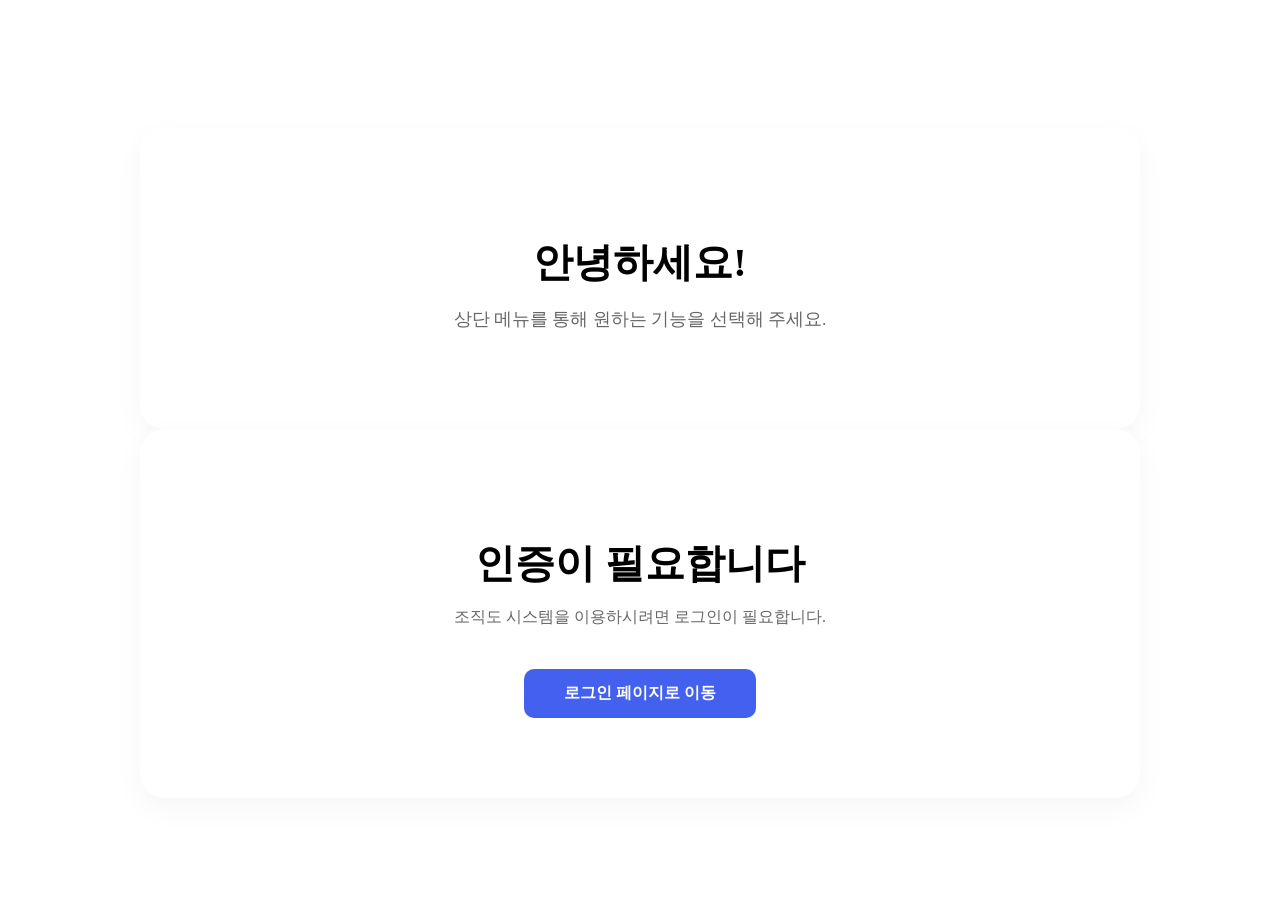
<file: departments/src/main/resources/templates/index.html>
<!DOCTYPE html>
<html xmlns:th="http://www.thymeleaf.org">
<head>
    <th:block th:replace="~{common/fragments :: headerFragment}"></th:block>
    <title>사내 조직도 시스템</title>
    <style>
        /* index 페이지 전용 본문 간격 설정 */
        .main-content {
            padding-top: 120px; /* Navbar 높이 70px + 여백 */
            max-width: 1000px;
            margin: 0 auto;
            padding-left: 20px;
            padding-right: 20px;
            text-align: center;
        }

        .welcome-card, .login-needed {
            background: white;
            padding: 80px 40px;
            border-radius: 24px;
            box-shadow: 0 10px 30px rgba(0,0,0,0.04);
        }

        .login-prompt-btn {
            display: inline-block;
            margin-top: 25px;
            padding: 14px 40px;
            background-color: #4361ee;
            color: white;
            text-decoration: none;
            border-radius: 10px;
            font-weight: 600;
        }
    </style>
</head>
<body>

<nav th:replace="~{common/fragments :: navFragment}"></nav>

<div class="main-content">
    <div th:if="${session.loginUser != null}" class="welcome-card">
        <h1 style="font-size: 2.5rem; font-weight: 800; margin-bottom: 15px;">안녕하세요!</h1>
        <p style="color:#666; font-size: 1.1rem;">상단 메뉴를 통해 원하는 기능을 선택해 주세요.</p>
    </div>

    <div th:if="${session.loginUser == null}" class="login-needed">
        <i class="fa-solid fa-lock" style="font-size: 3rem; color: #eee; margin-bottom: 20px;"></i>
        <h1 style="font-size: 2.5rem; font-weight: 800; margin-bottom: 15px;">인증이 필요합니다</h1>
        <p style="color:#666;">조직도 시스템을 이용하시려면 로그인이 필요합니다.</p>
        <a th:href="@{/login}" class="login-prompt-btn">로그인 페이지로 이동</a>
    </div>
</div>

<script th:inline="javascript">
    var message = [[${msg}]];
    if(message) alert(message);
</script>

</body>
</html>
</file>
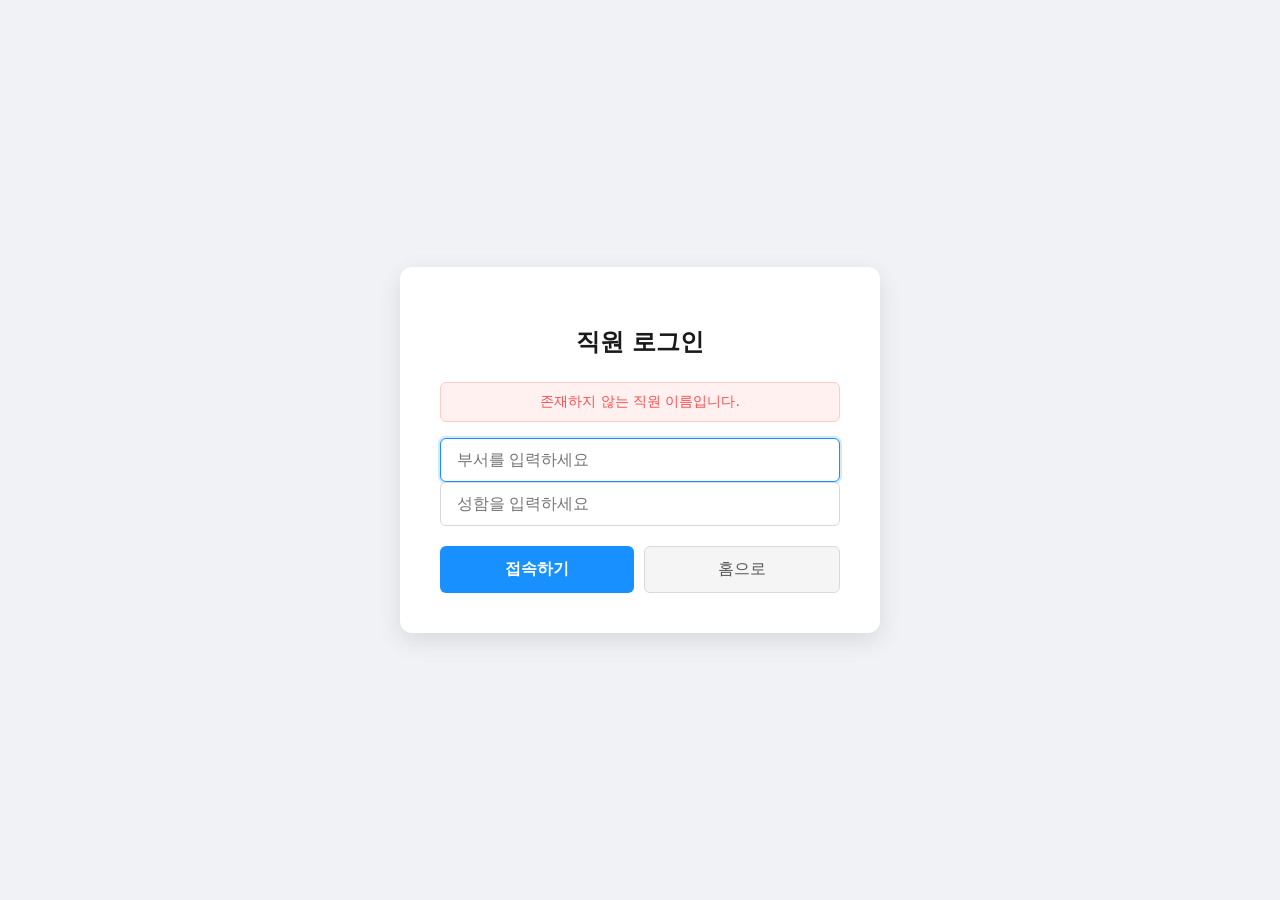
<file: departments/src/main/resources/templates/login.html>
<!DOCTYPE html>
<html xmlns:th="http://www.thymeleaf.org">
<head>
    <meta charset="UTF-8">
    <title>직원 로그인</title>
    <style>
        /* 기본 스타일 초기화 */
        body {
            font-family: 'Pretendard', -apple-system, BlinkMacSystemFont, system-ui, Roboto, sans-serif;
            background-color: #f0f2f5;
            display: flex;
            justify-content: center;
            align-items: center;
            height: 100vh;
            margin: 0;
        }

        .login-container {
            background-color: #ffffff;
            padding: 40px;
            border-radius: 12px;
            box-shadow: 0 8px 24px rgba(0, 0, 0, 0.1);
            width: 100%;
            max-width: 400px;
            text-align: center;
        }

        h2 {
            color: #1a1a1a;
            margin-bottom: 24px;
            font-size: 24px;
        }

        .error-msg {
            background-color: #fff1f0;
            color: #ff4d4f;
            border: 1px solid #ffccc7;
            padding: 10px;
            border-radius: 6px;
            margin-bottom: 16px;
            font-size: 14px;
        }

        .input-group {
            margin-bottom: 20px;
        }

        input[type="text"] {
            width: 100%;
            padding: 12px 16px;
            border: 1px solid #d9d9d9;
            border-radius: 6px;
            box-sizing: border-box; /* 패딩 포함 크기 조절 */
            font-size: 16px;
            transition: border-color 0.3s;
        }

        input[type="text"]:focus {
            border-color: #1890ff;
            outline: none;
            box-shadow: 0 0 0 2px rgba(24, 144, 255, 0.2);
        }

        .btn-group {
            display: flex;
            gap: 10px;
            justify-content: center;
        }

        button, .home-btn {
            flex: 1;
            padding: 12px;
            border-radius: 6px;
            font-size: 16px;
            cursor: pointer;
            border: none;
            text-decoration: none;
            transition: opacity 0.3s;
            display: flex;
            justify-content: center;
            align-items: center;
        }

        .login-btn {
            background-color: #1890ff;
            color: white;
            font-weight: bold;
        }

        .home-btn {
            background-color: #f5f5f5;
            color: #595959;
            border: 1px solid #d9d9d9;
        }

        button:hover, .home-btn:hover {
            opacity: 0.8;
        }
    </style>
</head>
<body>
<div class="login-container">
    <h2>직원 로그인</h2>

    <form th:action="@{/login}" method="post">
        <div class="error-msg" th:if="${param.error}">
            존재하지 않는 직원 이름입니다.
        </div>

        <div class="input-group">
            <input type="text" name="dept"
                   placeholder="부서를 입력하세요" required autofocus>
            <input type="text" name="name"
                   placeholder="성함을 입력하세요" required>
        </div>

        <div class="btn-group">
            <button type="submit" class="login-btn">접속하기</button>
            <a th:href="@{/}" class="home-btn">홈으로</a>
        </div>
    </form>
</div>
</body>
</html>
</file>
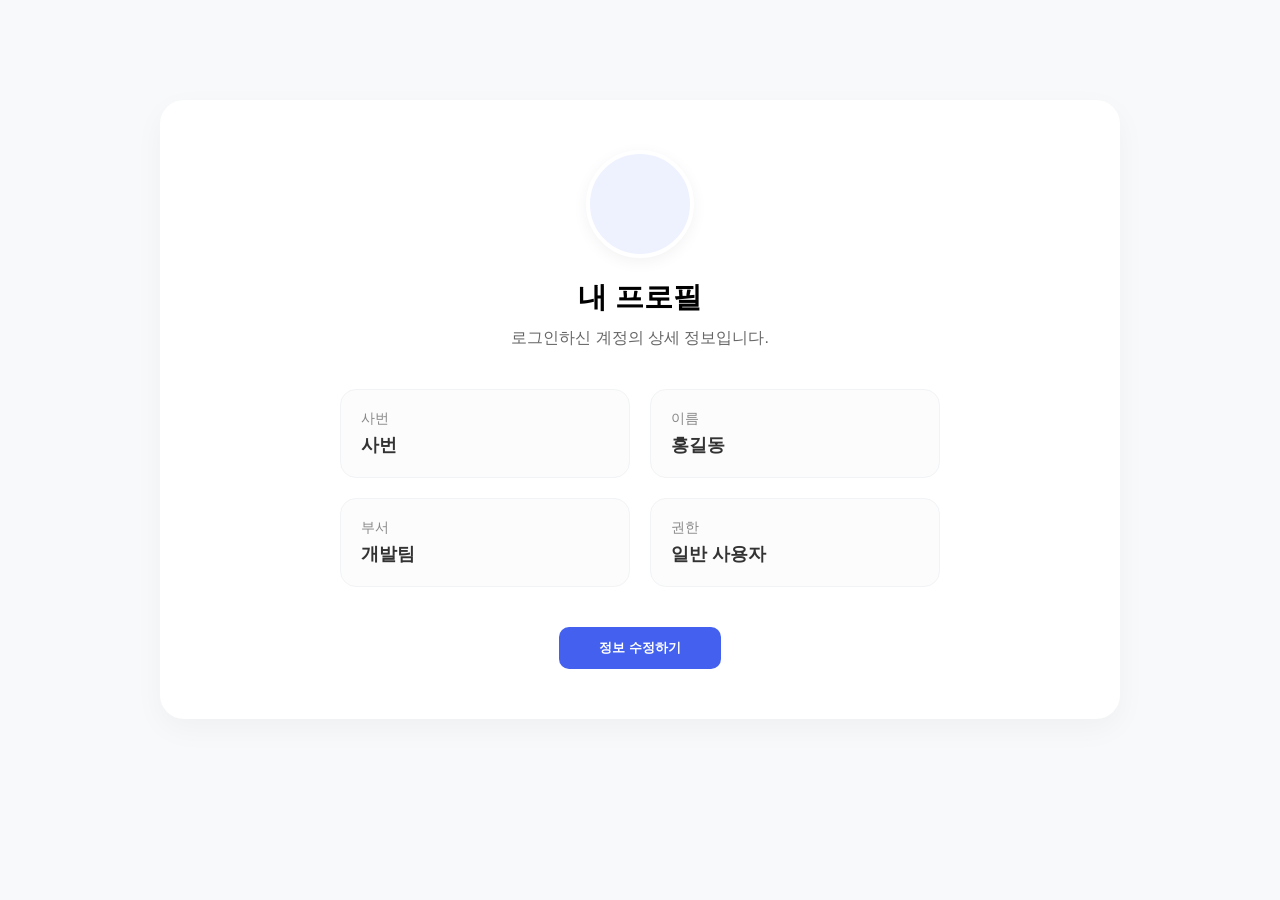
<file: departments/src/main/resources/templates/mypage.html>
<!DOCTYPE html>
<html xmlns:th="http://www.thymeleaf.org">
<head>
    <th:block th:replace="~{common/fragments :: headerFragment}"></th:block>
    <title>마이페이지</title>

    <style>

        /* [1] 전체 레이아웃 초기화 (index.html과 동일) */
        html, body {
            margin: 0 !important;
            padding: 0 !important;
            width: 100% !important;
            overflow-x: hidden;
            background-color: #f8f9fa;
            font-family: 'Pretendard', sans-serif;
        }

        /* [2] Navbar 위치 강제 고정 */
        nav.navbar {
            position: fixed !important;
            top: 0 !important;
            left: 0 !important;
            right: 0 !important;
            width: 100% !important;
            padding: 0 2rem !important;
            box-sizing: border-box !important;
            z-index: 2000 !important;
        }

        /* [3] 본문 컨테이너 (1000px 설정) */
        .container {
            max-width: 1000px !important;
            margin: 100px auto 40px auto !important;
            padding: 0 20px !important;
            box-sizing: border-box !important;
        }

        /* [4] 마이페이지 전용 카드 디자인 */
        .profile-card {
            background: white;
            padding: 50px 40px;
            border-radius: 24px;
            box-shadow: 0 10px 30px rgba(0,0,0,0.04);
            text-align: center;
        }

        .profile-header {
            margin-bottom: 40px;
        }

        .profile-avatar {
            width: 100px;
            height: 100px;
            background-color: #eef2ff;
            color: #4361ee;
            border-radius: 50%;
            display: flex;
            align-items: center;
            justify-content: center;
            font-size: 3rem;
            margin: 0 auto 20px auto;
            border: 4px solid white;
            box-shadow: 0 4px 15px rgba(0,0,0,0.05);
        }

        /* 정보 리스트 스타일 */
        .info-grid {
            display: grid;
            grid-template-columns: repeat(2, 1fr);
            gap: 20px;
            max-width: 600px;
            margin: 0 auto;
            text-align: left;
        }

        .info-item {
            background: #fcfcfd;
            padding: 20px;
            border-radius: 16px;
            border: 1px solid #f1f3f5;
        }

        .info-label {
            font-size: 0.85rem;
            color: #888;
            margin-bottom: 5px;
            display: block;
        }

        .info-value {
            font-size: 1.1rem;
            font-weight: 700;
            color: #333;
        }

        .btn-edit {
            margin-top: 40px;
            padding: 12px 40px;
            background-color: #4361ee;
            color: white;
            border: none;
            border-radius: 10px;
            font-weight: 600;
            cursor: pointer;
            transition: all 0.2s;
        }

        .btn-edit:hover {
            background-color: #374dc7;
            transform: translateY(-2px);
        }
    </style>
</head>
<body>

<nav th:replace="~{common/fragments :: navFragment}"></nav>

<div class="container">
    <div class="profile-card">
        <div class="profile-header">
            <div class="profile-avatar">
                <i class="fa-solid fa-user"></i>
            </div>
            <h2 style="margin: 0; font-size: 1.8rem; font-weight: 800;">내 프로필</h2>
            <p style="color: #666; margin-top: 10px;">로그인하신 계정의 상세 정보입니다.</p>
        </div>

        <div class="info-grid">
            <div class="info-item">
                <span class="info-label">사번</span>
                <span class="info-value" th:text="${session.loginUser.empId}">사번</span>
            </div>
            <div class="info-item">
                <span class="info-label">이름</span>
                <span class="info-value" th:text="${session.loginUser.empName}">홍길동</span>
            </div>
            <div class="info-item">
                <span class="info-label">부서</span>
                <span class="info-value" th:text="${session.loginUser.deptName}">개발팀</span>
            </div>
            <div class="info-item">
                <span class="info-label">권한</span>
                <span class="info-value" th:text="${session.loginUser.roleName}">일반 사용자</span>
            </div>
        </div>

        <button class="btn-edit" onclick="alert('정보 수정 기능은 준비 중입니다.')">
            정보 수정하기
        </button>
    </div>
</div>

</body>
</html>
</file>
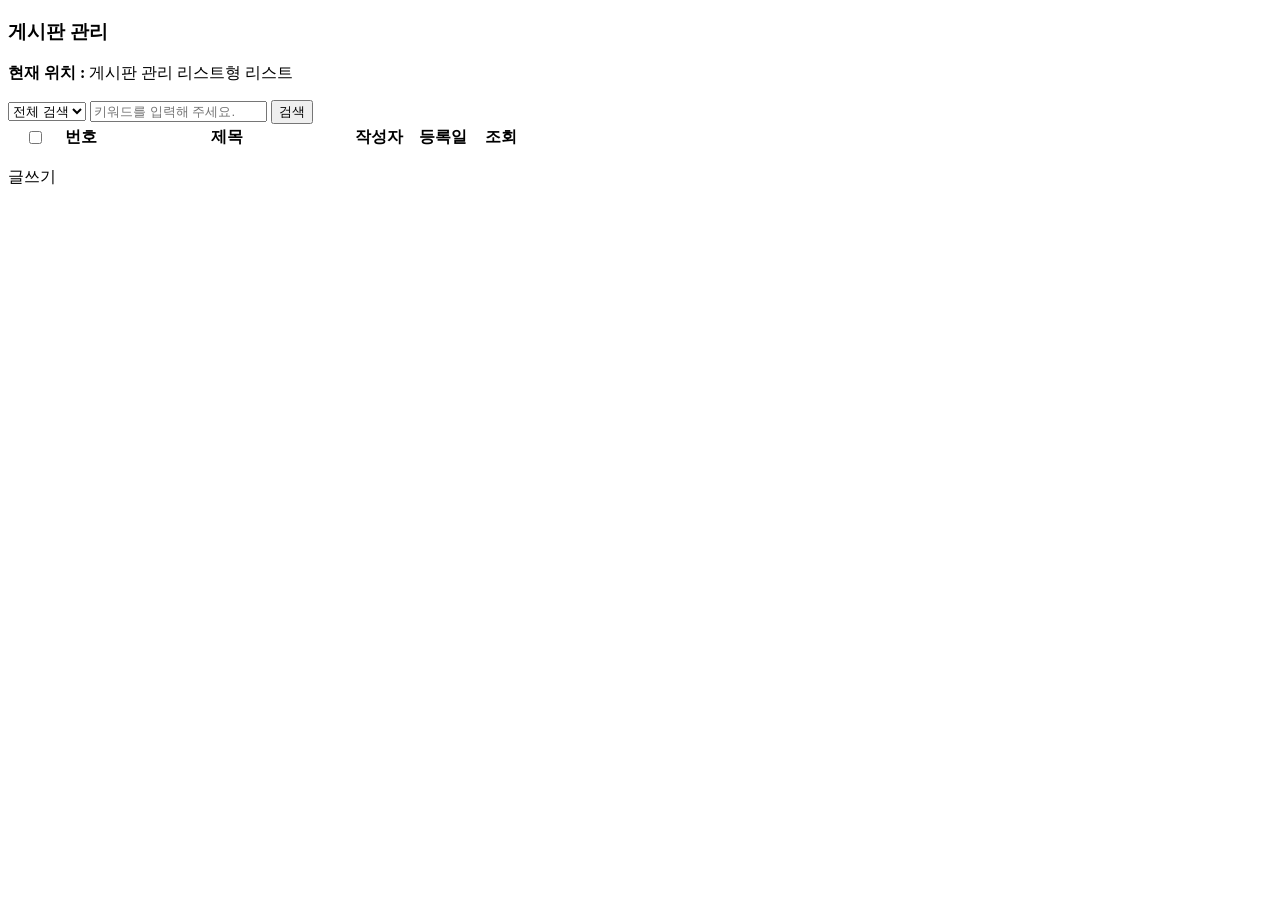
<file: Board/src/main/resources/templates/post/list.html>
<!DOCTYPE html>
<html lang="ko" xmlns:th="http://www.thymeleaf.org" xmlns:layout="http://www.ultraq.net.nz/thymeleaf/layout" layout:decorate="layout/basic">
    <th:block layout:fragment="title">
        <title>리스트 페이지</title>
    </th:block>

    <th:block layout:fragment="content">
        <div class="page_tits">
            <h3>게시판 관리</h3>
            <p class="path"><strong>현재 위치 :</strong> <span>게시판 관리</span> <span>리스트형</span> <span>리스트</span></p>
        </div>

		<head>						
			<script>
			// 페이지 이동
			function movePage(page) {
				
				// 1. 검색 폼
			    const form = document.getElementById('searchForm');

			    // 2. drawPage( )의 각 버튼에 선언된 onclick 이벤트를 통해 전달받는 page(페이지 번호)를 기준으로 객체 생성
			    const queryParams = {
			        page: (page) ? page : 1,
			        recordSize: 10,
			        pageSize: 10,
			        searchType: form.searchType.value,
			        keyword: form.keyword.value
			    }

			    /*
			     * 2. location.pathname : 리스트 페이지의 URI("/post/list.do")를 의미
			     *    new URLSearchParams(queryParams).toString() : queryParams의 모든 프로퍼티(key-value)를 쿼리 스트링으로 변환
			     *    URI + 쿼리 스트링에 해당하는 주소로 이동
			     *    (해당 함수가 리턴해주는 값을 브라우저 콘솔(console)에 찍어보시면 쉽게 이해하실 수 있습니다.)
			     */
			    location.href = location.pathname + '?' + new URLSearchParams(queryParams).toString();
			}
			</script>

			<body>				
			<div class="content">
			    <section>
			        <!--/* 검색 */-->
			        <div class="search_box">
			            <form id="searchForm" onsubmit="return false;" autocomplete="off">
			                <div class="sch_group fl">
								<select id="searchType" name="searchType" title="검색 유형 선택">
									<option value="">전체 검색</option>
			                        <option value="">제목</option>
			                        <option value="">내용</option>
			                    </select>
			                    <input type="text" id="keyword" placeholder="키워드를 입력해 주세요." title="키워드 입력"/>
			                    <button type="button" class="bt_search" onclick="movePage(1);">검색<i class="fas fa-search"></i><span class="skip_info"></span></button>
			                </div>
			            </form>
			        </div>		
					
					<!--엔터키로 검색-->
					<script>
					  const searchInput = document.getElementById('keyword');

					  searchInput.addEventListener('keyup', function(event) {
					    if (event.key === 'Enter') {
					      movePage(1);
					    }
					  });
					</script>	
		
			</body>	
		</head>
		

                <!--/* 리스트 */-->
                <table class="tb tb_col">
                    <colgroup>
                        <col style="width:50px;"/><col style="width:7.5%;"/><col style="width:auto;"/><col style="width:10%;"/><col style="width:15%;"/><col style="width:7.5%;"/>
                    </colgroup>
                    <thead>
                        <tr>
                            <th scope="col"><input type="checkbox"/></th>
                            <th scope="col">번호</th>
                            <th scope="col">제목</th>
                            <th scope="col">작성자</th>
                            <th scope="col">등록일</th>
                            <th scope="col">조회</th>
                        </tr>
                    </thead>

                    <!--/* 리스트 데이터 렌더링 영역 */-->
                    <tbody id="list">

                    </tbody>
                </table>

                <!--/* 페이지네이션 렌더링 영역 */-->
                <div class="paging">

                </div>

                <!--/* 버튼 */-->
                <p class="btn_set tr">
                    <a th:href="@{/post/write.do}" class="btns btn_st3 btn_mid">글쓰기</a>
                </p>
            </section>
        </div> <!--/* .content */-->
    </th:block>
	
	<th:block layout:fragment="script">
	    <script th:inline="javascript">
	    /*<![CDATA[*/

	        window.onload = () => {
				setQueryStringParams();	
				
	            // 페이지가 로드되었을 때, 딱 한 번만 함수를 실행
	            findAllPost();
	        }
			
		    function setQueryStringParams() {

		        if ( !location.search ) {
		            return false;
		        }

		        const form = document.getElementById('searchForm');

		        new URLSearchParams(location.search).forEach((value, key) => {
		            if (form[key]) {
		                form[key].value = value;
		            }
		        })
			}
				
				


	        // 게시글 리스트 조회
	        function findAllPost() {

	            // 1. PagingResponse의 멤버인 List<T> 타입의 list를 의미
	            const list = [[ ${response.list} ]];

	            // 2. 리스트가 비어있는 경우, 행에 "검색 결과가 없다"는 메시지를 출력하고, 페이지 번호(페이지네이션) HTML을 제거(초기화)한 후 로직을 종료
	            if ( !list.length ) {
	                document.getElementById('list').innerHTML = '<td colspan="6"><div className="no_data_msg">검색된 결과가 없습니다.</div></td>';
	                drawPage();
	            }

	            // 3. PagingResponse의 멤버인 pagination을 의미
	            const pagination = [[ ${response.pagination} ]];

	            // 4. @ModelAttribute를 이용해서 뷰(HTML)로 전달한 SearchDto 타입의 객체인 params를 의미
	            const params = [[ ${params} ]];

	            // 5. 리스트에 출력되는 게시글 번호를 처리하기 위해 사용되는 변수 (리스트에서 번호는 페이지 정보를 이용해서 계산해야 함)
	            let num = pagination.totalRecordCount - ((params.page - 1) * params.recordSize);

	            // 6. 리스트 데이터 렌더링
	            drawList(list, num);

	            // 7. 페이지 번호 렌더링
	            drawPage(pagination, params);
	        }


	        // 리스트 HTML draw
	        function drawList(list, num) {

	            // 1. 렌더링 할 HTML을 저장할 변수
	            let html = '';

	            /*
	             * 2. 기존에 타임리프(Thymeleaf)를 이용해서 리스트 데이터를 그리던 것과 유사한 로직
	             *    기존에는 게시글 번호를 (전체 데이터 수 - loop의 인덱스 번호)로 처리했으나, 현재는 (전체 데이터 수 - ((현재 페이지 번호 - 1) * 페이지당 출력할 데이터 개수))로 정밀히 계산
	             */
	            list.forEach(row => {
	                html += `
	                    <tr>
	                        <td><input type="checkbox" /></td>
	                        <td>${row.noticeYn === false ? num-- : '공지'}</td>
							<td class="tl"><a href="javascript:void(0);" onclick="goViewPage(${row.id});">${row.title}</a></td>
	                        <td>${row.writer}</td>
	                        <td>${dayjs(row.createdDate).format('YYYY-MM-DD HH:mm')}</td>
	                        <td>${row.viewCnt}</td>
	                    </tr>
	                `;
	            })

	            // 3. id가 "list"인 요소를 찾아 HTML을 렌더링
	            document.getElementById('list').innerHTML = html;
	        }
			    // 게시글 상세 페이지로 이동
			    function goViewPage(id) {
			        const queryString = (location.search) ? location.search + `&id=${id}` : `?id=${id}`;
			        location.href = '/post/view.do' + queryString;
			    }


	        // 페이지 HTML draw
	        function drawPage(pagination, params) {

	            // 1. 필수 파라미터가 없는 경우, 페이지 번호(페이지네이션) HTML을 제거(초기화)한 후 로직 종료
	            if ( !pagination || !params ) {
	                document.querySelector('.paging').innerHTML = '';
	                throw new Error('Missing required parameters...');
	            }

	            // 2. 렌더링 할 HTML을 저장할 변수
	            let html = '';

	            // 3. 이전 페이지가 있는 경우, 즉 시작 페이지(startPage)가 1이 아닌 경우 첫 페이지 버튼과 이전 페이지 버튼을 HTML에 추가
	            if (pagination.existPrevPage) {
	                html += `
	                    <a href="javascript:void(0);" onclick="movePage(1)" class="page_bt first">첫 페이지</a>
	                    <a href="javascript:void(0);" onclick="movePage(${pagination.startPage - 1})" class="page_bt prev">이전 페이지</a>
	                `;
	            }

	            /*
	             * 4. 시작 페이지(startPage)와 끝 페이지(endPage) 사이의 페이지 번호(i)를 넘버링 하는 로직
	             *    페이지 번호(i)와 현재 페이지 번호(params.page)가 동일한 경우, 페이지 번호(i)를 활성화(on) 처리
	             */
	            html += '<p>';
	            for (let i = pagination.startPage; i <= pagination.endPage; i++) {
	                html += (i !== params.page)
	                    ? `<a href="javascript:void(0);" onclick="movePage(${i});">${i}</a>`
	                    : `<span class="on">${i}</span>`
	            }
	            html += '</p>';

	            // 5. 현재 위치한 페이지 뒤에 데이터가 더 있는 경우, 다음 페이지 버튼과 끝 페이지 버튼을 HTML에 추가
	            if (pagination.existNextPage) {
	                html += `
	                    <a href="javascript:void(0);" onclick="movePage(${pagination.endPage + 1});" class="page_bt next">다음 페이지</a>
	                    <a href="javascript:void(0);" onclick="movePage(${pagination.totalPageCount});" class="page_bt last">마지막 페이지</a>
	                `;
	            }

	            // 6. class가 "paging"인 요소를 찾아 HTML을 렌더링
	            document.querySelector('.paging').innerHTML = html;
	        }

	    /*]]>*/
	    </script>
	</th:block>
</html>
</file>
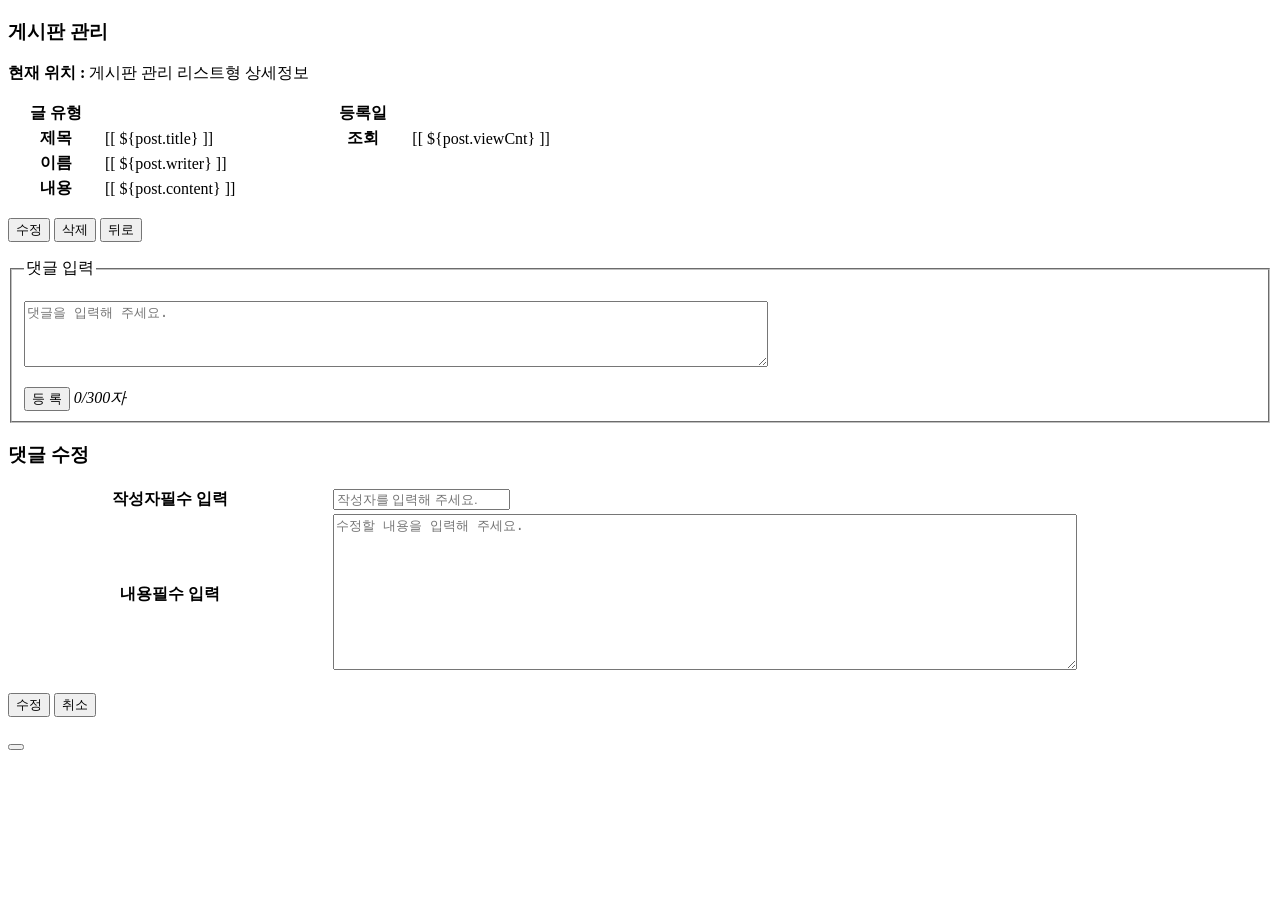
<file: Board/src/main/resources/templates/post/view.html>
<!DOCTYPE html>
<html lang="ko" xmlns:th="http://www.thymeleaf.org" xmlns:layout="http://www.ultraq.net.nz/thymeleaf/layout" layout:decorate="layout/basic">
    <th:block layout:fragment="title">
        <title>상세 페이지</title>
    </th:block>

    <th:block layout:fragment="content">
        <div class="page_tits">
            <h3>게시판 관리</h3>
            <p class="path"><strong>현재 위치 :</strong> <span>게시판 관리</span> <span>리스트형</span> <span>상세정보</span></p>
        </div>
    
        <div class="content">
            <section>
                <table class="tb tb_row">
                    <colgroup>
                        <col style="width:10%;" /><col style="width:23%;" /><col style="width:10%;" /><col style="width:23%;" />
                    </colgroup>
                    <tbody>
                        <tr>
                            <th scope="row">글 유형</th>
                            <td th:text="${post.noticeYn == false ? '일반' : '공지'}"></td>
    
                            <th scope="row">등록일</th>
                            <td th:text="${#temporals.format( post.createdDate, 'yyyy-MM-dd HH:mm' )}"></td>
                        </tr>
                        <tr>
                            <th scope="row">제목</th>
                            <td>[[ ${post.title} ]]</td>
    
                            <th scope="row">조회</th>
                            <td colspan="3">[[ ${post.viewCnt} ]]</td>
                        </tr>
                        <tr>
                            <th scope="row">이름</th>
                            <td colspan="3">[[ ${post.writer} ]]</td>
                        </tr>
                        <tr>
                            <th scope="row">내용</th>
                            <td colspan="3">[[ ${post.content} ]]</td>
                        </tr>
                    </tbody>
                </table>

			    <p class="btn_set">
			        <button type="button" onclick="goWritePage();" class="btns btn_bdr4 btn_mid">수정</button>
			        <button type="button" onclick="deletePost();" class="btns btn_bdr1 btn_mid">삭제</button>
			        <button type="button" onclick="goListPage();" class="btns btn_bdr3 btn_mid">뒤로</button>
			    </p>
								
				<!--/* 댓글 작성 */-->
				<div class="cm_write">
				    <fieldset>
				        <legend class="skipinfo">댓글 입력</legend>
				        <div class="cm_input">
				            <p><textarea id="content" name="content" onkeyup="countingLength(this);" cols="90" rows="4" placeholder="댓글을 입력해 주세요."></textarea></p>
				            <span><button type="button" class="btns" onclick="saveComment();">등 록</button> <i id="counter">0/300자</i></span>
				        </div>
				    </fieldset>
				</div>
				
				<!--/* 댓글 렌더링 영역 */-->
				<div class="cm_list">

				</div>
							

				<!--/* 페이지네이션 렌더링 영역 */-->
				<div class="paging">

				</div>					
            </section>
        </div> <!--/* .content */-->
		
		<!--/* 댓글 수정 popup */-->
		<div id="commentUpdatePopup" class="popLayer">
		    <h3>댓글 수정</h3>
		    <div class="pop_container">
		        <table class="tb tb_row tl">
		            <colgroup>
		                <col style="width:30%;" /><col style="width:70%;" />
		            </colgroup>
		            <tbody>
		                <tr>
		                    <th scope="row">작성자<span class="es">필수 입력</span></th>
		                    <td><input type="text" id="modalWriter" name="modalWriter" placeholder="작성자를 입력해 주세요." /></td>
		                </tr>
		                <tr>
		                    <th scope="row">내용<span class="es">필수 입력</span></th>
		                    <td><textarea id="modalContent" name="modalContent" cols="90" rows="10" placeholder="수정할 내용을 입력해 주세요."></textarea></td>
		                </tr>
		            </tbody>
		        </table>
		        <p class="btn_set">
		            <button type="button" id="commentUpdateBtn" class="btns btn_st2">수정</button>
		            <button type="button" class="btns btn_bdr2" onclick="closeCommentUpdatePopup();">취소</button>
		        </p>
		    </div>
		    <button type="button" class="btn_close" onclick="closeCommentUpdatePopup();"><span><i class="far fa-times-circle"></i></span></button>
		</div>
    </th:block>
	
	 <th:block layout:fragment="script">
	        <script th:inline="javascript">
	        /*<![CDATA[*/
			
			window.onload = () => {
			    findAllComment();
			}
			
			// 전체 댓글 조회
			function findAllComment(page) {

			    const currentPage = document.querySelector('.paging a.on');
			    page = (page) ? page : (currentPage ? Number(currentPage.text) : 1);

			    const postId = [[ ${post.id}]];
			    const uri = `/posts/${postId}/comments`;
			    const params = {
			        page : page,
			        recordSize : 5,
			        pageSize : 10,
			        postId : postId,
			    }

			    const response = getJson(uri, params);
			    const pagination = response.pagination;
			    drawComments(response.list);
			    drawPage(pagination, page);
			}
				
			    // 게시글 삭제
		    function deletePost() {
		        
		        const id = [[ ${post.id} ]];
		        
		        if ( !confirm(id + '번 게시글을 삭제할까요?') ) {
		            return false;
		        }

		        let inputHtml = '';
		        
		        new URLSearchParams(location.search).forEach((value, key) => {
		            inputHtml += `<input type="hidden" name="${key}" value="${value}" />`;
		        })

		        const formHtml = `
		            <form id="deleteForm" action="/post/delete.do" method="post">
		                ${inputHtml}
		            </form>
		        `;
		        
		        const doc = new DOMParser().parseFromString(formHtml, 'text/html');
		        const form = doc.body.firstChild;
		        document.body.append(form);
		        document.getElementById('deleteForm').submit();
		    }
				
				// 게시글 수정 페이지로 이동
			function goWritePage() {
			        location.href = '/post/write.do' + location.search;
			    }
				
		    // 게시글 리스트 페이지로 이동
		    function goListPage() {
		        const queryString = new URLSearchParams(location.search);
		        queryString.delete('id');
		        location.href = '/post/list.do' + '?' + queryString.toString();
		    }
			
			// 댓글 길이 카운팅
			function countingLength(content) {
			    if (content.value.length > 300) {
			        alert('댓글을 300자 이하로 입력해 주세요.');
			        content.value = content.value.substring(0, 300);
			        content.focus();
			    }
			    document.getElementById('counter').innerText = content.value.length + '/300자';
			}


			// 댓글 저장
			function saveComment() {

			    const content = document.getElementById('content');
			    isValid(content, '댓글');

			    const postId = [[ ${post.id} ]];
				const uri = `/posts/${postId}/comments`;
			    const params = {
			        postId : postId,
			        content : content.value,
			        writer : '홍길동'
			    }
				
		        callApi(uri, 'post', params);
		        alert('저장되었습니다.');
		        content.value = '';
		        document.getElementById('counter').innerText = '0/300자';
		        findAllComment(1);
			}
				
			// 댓글 수정 팝업 open
			function openCommentUpdatePopup(id) {

			    const postId = [[ ${post.id} ]];
				const uri = `/posts/${postId}/comments/${id}`;
				const response = getJson(uri);

		        document.getElementById('modalWriter').value = response.writer;
		        document.getElementById('modalContent').value = response.content;
		        document.getElementById('commentUpdateBtn').setAttribute('onclick', `updateComment(${id})`);
		        layerPop('commentUpdatePopup');					
			}


			// 댓글 수정 팝업 close
			function closeCommentUpdatePopup() {
			    document.querySelectorAll('#modalContent, #modalWriter').forEach(element => element.value = '');
			    document.getElementById('commentUpdateBtn').removeAttribute('onclick');
			    layerPopClose('commentUpdatePopup');
			}			
			
							
			// 댓글 수정
			function updateComment(id) {

			    const writer = document.getElementById('modalWriter');
			    const content = document.getElementById('modalContent');
			    isValid(writer, '작성자');
			    isValid(content, '수정할 내용');

			    const postId = [[ ${post.id} ]];
			    const params = {
			        id : id,
			        postId : postId,
			        content : content.value,
			        writer : writer.value
			    }

		        callApi(uri, 'patch', params);
		        alert('수정되었습니다.');
		        closeCommentUpdatePopup();
		        findAllComment();
			}			
			
		    // 댓글 삭제
		    function deleteComment(id) {

		        if ( !confirm('선택하신 댓글을 삭제할까요?') ) {
		            return false;
		        }
		        
		        const postId = [[ ${post.id} ]];

		        const uri = `/posts/${postId}/comments/${id}`;
		        callApi(uri, 'delete');
		        alert('삭제되었습니다.');
		        findAllComment();
		    }
			
			// 댓글 HTML draw
			function drawComments(list) {

			    if ( !list.length ) {
			        document.querySelector('.cm_list').innerHTML = '<div class="cm_none"><p>등록된 댓글이 없습니다.</p></div>';
			        return false;
			    }

			    let commentHtml = '';

			    list.forEach(row => {
			        commentHtml += `
			            <div>
			                <span class="writer_img"><img src="/images/default_profile.png" width="30" height="30" alt="기본 프로필 이미지"/></span>
			                <p class="writer">
			                    <em>${row.writer}</em>
			                    <span class="date">${dayjs(row.createdDate).format('YYYY-MM-DD HH:mm')}</span>
			                </p>
			                <div class="cont"><div class="txt_con">${row.content}</div></div>
			                <p class="func_btns">
			                    <button type="button" onclick="openCommentUpdatePopup(${row.id});" class="btns"><span class="icons icon_modify">수정</span></button>
			                    <button type="button" onclick="deleteComment(${row.id});" class="btns"><span class="icons icon_del">삭제</span></button>
			                </p>
			            </div>
			        `;
			    })

			    document.querySelector('.cm_list').innerHTML = commentHtml;
			}
			
			// 페이지네이션 HTML draw
			function drawPage(pagination, page) {

			    // 1. 필수 파라미터가 없는 경우, 페이지네이션 HTML을 제거한 후 로직 종료
			    if ( !pagination || !page ) {
			        document.querySelector('.paging').innerHTML = '';
			        throw new Error('Missing required parameters...');
			    }

			    // 2. 페이지네이션 HTML을 그릴 변수
			    let html = '';

			    // 3. 첫/이전 페이지 버튼 추가
			    if (pagination.existPrevPage) {
			        html += `
			            <a href="javascript:void(0);" onclick="findAllComment(1)" class="page_bt first">첫 페이지</a>
			            <a href="javascript:void(0);" onclick="findAllComment(${pagination.startPage - 1})" class="page_bt prev">이전 페이지</a>
			        `;
			    }

			    // 4. 페이지 번호 추가
			    html += '<p>';
			    for (let i = pagination.startPage; i <= pagination.endPage; i++) {
			        html += `<a href="javascript:void(0);" onclick="findAllComment(${i});">${i}</a>`
			    }
			    html += '</p>';

			    // 5. 다음/끝 페이지 버튼 추가
			    if (pagination.existNextPage) {
			        html += `
			            <a href="javascript:void(0);" onclick="findAllComment(${pagination.endPage + 1});" class="page_bt next">다음 페이지</a>
			            <a href="javascript:void(0);" onclick="findAllComment(${pagination.totalPageCount});" class="page_bt last">마지막 페이지</a>
			        `;
			    }

			    // 6. <div class="paging"></div> 태그에 변수 html에 담긴 내용을 렌더링
			    const paging = document.querySelector('.paging');
			    paging.innerHTML = html;

			    // 7. 사용자가 클릭한 페이지 번호(page) 또는 끝 페이지 번호(totalPageCount)에 해당되는 a 태그를 찾아 활성화(active) 처리한 후 클릭 이벤트 제거
			    const currentPage = Array.from(paging.querySelectorAll('a')).find(a => (Number(a.text) === page || Number(a.text) === pagination.totalPageCount));
			    currentPage.classList.add('on');
			    currentPage.removeAttribute('onclick');
			}
			
		

        /*]]>*/

        </script>
    </th:block>
</html>
</file>
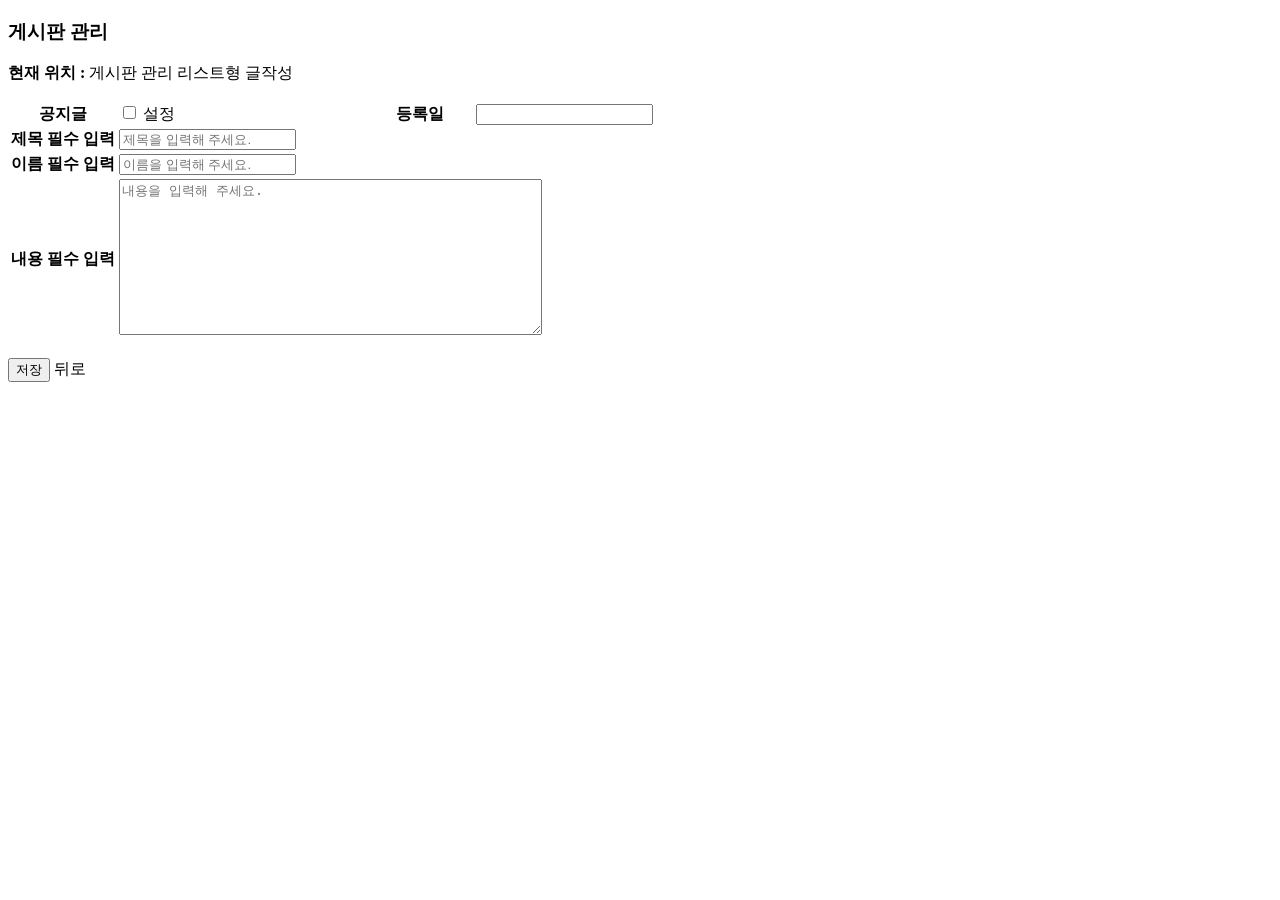
<file: Board/src/main/resources/templates/post/write.html>
<!DOCTYPE html>
<html lang="ko" xmlns:th="http://www.thymeleaf.org" xmlns:layout="http://www.ultraq.net.nz/thymeleaf/layout" layout:decorate="layout/basic">
    <th:block layout:fragment="title">
        <title>글작성 페이지</title>
    </th:block>

    <th:block layout:fragment="content">
        <div class="page_tits">
            <h3>게시판 관리</h3>
            <p class="path"><strong>현재 위치 :</strong> <span>게시판 관리</span> <span>리스트형</span> <span>글작성</span></p>
        </div>

        <div class="content">
            <section>
                <form id="saveForm" method="post" autocomplete="off">
                    <!--/* 게시글 수정인 경우, 서버로 전달할 게시글 번호 (PK) */-->
                    <input type="hidden" id="id" name="id" th:if="${post != null}" th:value="${post.id}" />

                    <!--/* 서버로 전달할 공지글 여부 */-->
                    <input type="hidden" id="noticeYn" name="noticeYn" />
                    <table class="tb tb_row">
                        <colgroup>
                            <col style="width:15%;" /><col style="width:35%;" /><col style="width:15%;" /><col style="width:35%;" />
                        </colgroup>
                        <tbody>
                            <tr>
                                <th scope="row">공지글</th>
                                <td><span class="chkbox"><input type="checkbox" id="isNotice" name="isNotice" class="chk" /><i></i><label for="isNotice"> 설정</label></span></td>

                                <th scope="row">등록일</th>
                                <td colspan="3"><input type="text" id="createdDate" name="createdDate" readonly /></td>
                            </tr>

                            <tr>
                                <th>제목 <span class="es">필수 입력</span></th>
                                <td colspan="3"><input type="text" id="title" name="title" maxlength="50" placeholder="제목을 입력해 주세요." /></td>
                            </tr>

                            <tr>
                                <th>이름 <span class="es">필수 입력</span></th>
                                <td colspan="3"><input type="text" id="writer" name="writer" maxlength="10" placeholder="이름을 입력해 주세요." /></td>
                            </tr>

                            <tr>
                                <th>내용 <span class="es">필수 입력</span></th>
                                <td colspan="3"><textarea id="content" name="content" cols="50" rows="10" placeholder="내용을 입력해 주세요."></textarea></td>
                            </tr>
                        </tbody>
                    </table>
                </form>
                <p class="btn_set">
                    <button type="button" id="saveBtn" onclick="savePost();" class="btns btn_st3 btn_mid">저장</button>
                    <a th:href="@{/post/list.do}" class="btns btn_bdr3 btn_mid">뒤로</a>
                </p>
            </section>
        </div> <!--/* .content */-->
    </th:block>

    <th:block layout:fragment="script">
        <script th:inline="javascript">
        /*<![CDATA[*/

		window.onload = () => {
		    renderPostInfo();
		}


		// 게시글 상세정보 렌더링
		function renderPostInfo() {
		    const post = [[ ${post} ]];

		    if ( !post ) {
		        initCreatedDate();
		        return false;
		    }

		    const form = document.getElementById('saveForm');
		    const fields = ['id', 'title', 'content', 'writer', 'noticeYn'];
		    form.isNotice.checked = post.noticeYn;
		    form.createdDate.value = dayjs(post.createdDate).format('YYYY-MM-DD HH:mm');

		    fields.forEach(field => {
		        form[field].value = post[field];
		    })
		}


		// 등록일 초기화
		function initCreatedDate() {
		    document.getElementById('createdDate').value = dayjs().format('YYYY-MM-DD');
		}


		// 게시글 저장(수정)
		function savePost() {
		    const form = document.getElementById('saveForm');
		    const fields = [form.title, form.writer, form.content];
		    const fieldNames = ['제목', '이름', '내용'];

		    for (let i = 0, len = fields.length; i < len; i++) {
		        isValid(fields[i], fieldNames[i]);
		    }

		    document.getElementById('saveBtn').disabled = true;
		    form.noticeYn.value = form.isNotice.checked;
		    form.action = [[ ${post == null} ]] ? '/post/save.do' : '/post/update.do';
		    form.submit();
		}

        /*]]>*/
        </script>
    </th:block>
</html>
</file>
